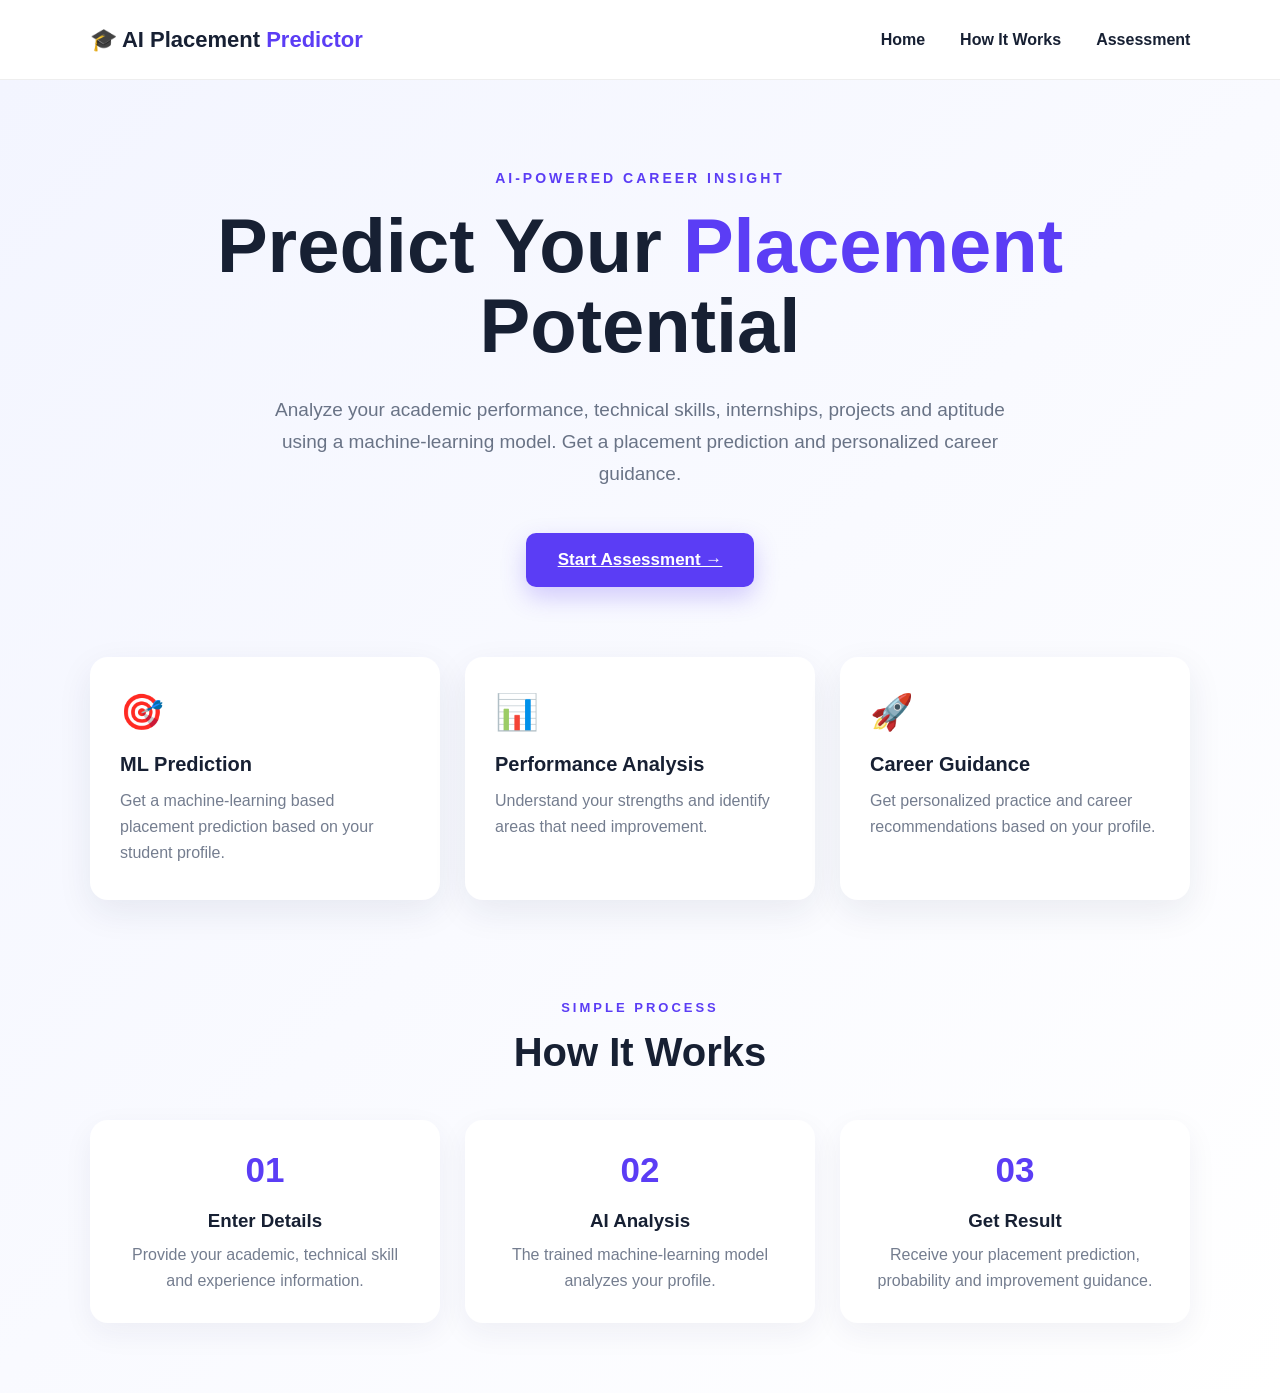
<file: templates/index.html>
<!DOCTYPE html>
<html lang="en">
<head>
    <meta charset="UTF-8">
    <meta name="viewport" content="width=device-width, initial-scale=1.0">

    <title>AI Placement Predictor</title>

    <style>
        * {
            margin: 0;
            padding: 0;
            box-sizing: border-box;
        }

        html {
            scroll-behavior: smooth;
        }

        body {
            font-family: Arial, Helvetica, sans-serif;
            background: #f7f8fc;
            color: #172033;
        }

        /* ================= NAVBAR ================= */

        .navbar {
            height: 80px;
            background: white;
            display: flex;
            align-items: center;
            justify-content: space-between;
            padding: 0 7%;
            border-bottom: 1px solid #eee;
            position: sticky;
            top: 0;
            z-index: 1000;
        }

        .logo {
            font-size: 22px;
            font-weight: 700;
            color: #172033;
        }

        .logo span {
            color: #5b3df5;
        }

        .nav-links {
            display: flex;
            gap: 35px;
        }

        .nav-links a {
            text-decoration: none;
            color: #172033;
            font-weight: 600;
            cursor: pointer;
        }

        .nav-links a:hover {
            color: #5b3df5;
        }

        /* ================= HOME ================= */

        #home {
            min-height: calc(100vh - 80px);
            padding: 90px 7% 70px;
            text-align: center;
            background: linear-gradient(135deg, #f3f5ff, #ffffff);
        }

        .hero-small {
            color: #5b3df5;
            font-size: 14px;
            font-weight: 800;
            letter-spacing: 3px;
            margin-bottom: 20px;
        }

        .hero-title {
            font-size: clamp(45px, 7vw, 76px);
            line-height: 1.05;
            max-width: 900px;
            margin: auto;
            font-weight: 800;
        }

        .hero-title span {
            color: #5b3df5;
        }

        .hero-description {
            max-width: 750px;
            margin: 28px auto;
            font-size: 19px;
            line-height: 1.7;
            color: #697386;
        }

        .start-btn {
            display: inline-block;
            margin-top: 15px;
            padding: 17px 32px;
            border-radius: 10px;
            background: #5b3df5;
            color: white;
            border: none;
            font-size: 17px;
            font-weight: 700;
            cursor: pointer;
            box-shadow: 0 10px 25px rgba(91, 61, 245, 0.25);
            transition: 0.3s;
        }

        .start-btn:hover {
            transform: translateY(-3px);
            background: #4930d4;
        }

        /* ================= FEATURE CARDS ================= */

        .features {
            max-width: 1100px;
            margin: 70px auto 0;
            display: grid;
            grid-template-columns: repeat(3, 1fr);
            gap: 25px;
        }

        .feature-card {
            background: white;
            padding: 35px 30px;
            border-radius: 18px;
            text-align: left;
            box-shadow: 0 12px 35px rgba(30, 40, 80, 0.08);
            transition: 0.3s;
        }

        .feature-card:hover {
            transform: translateY(-6px);
        }

        .feature-icon {
            font-size: 35px;
            margin-bottom: 20px;
        }

        .feature-card h3 {
            font-size: 20px;
            margin-bottom: 12px;
        }

        .feature-card p {
            color: #747d8f;
            line-height: 1.6;
        }

        /* ================= HOW IT WORKS ================= */

        .how-section {
            max-width: 1100px;
            margin: 100px auto 0;
        }

        .section-label {
            color: #5b3df5;
            text-align: center;
            font-weight: 800;
            letter-spacing: 3px;
            font-size: 13px;
        }

        .section-title {
            text-align: center;
            font-size: 40px;
            margin: 15px 0 45px;
        }

        .steps {
            display: grid;
            grid-template-columns: repeat(3, 1fr);
            gap: 25px;
        }

        .step {
            background: white;
            padding: 30px;
            border-radius: 18px;
            box-shadow: 0 10px 30px rgba(30, 40, 80, 0.06);
        }

        .step-number {
            font-size: 35px;
            font-weight: 800;
            color: #5b3df5;
            margin-bottom: 20px;
        }

        .step h3 {
            margin-bottom: 10px;
        }

        .step p {
            color: #747d8f;
            line-height: 1.6;
        }

        /* ================= ASSESSMENT ================= */

        #assessment {
            display: none;
            min-height: 100vh;
            padding: 70px 20px;
            background: #f7f8fc;
        }

        .assessment-container {
            max-width: 850px;
            margin: auto;
            background: white;
            padding: 45px;
            border-radius: 22px;
            box-shadow: 0 15px 45px rgba(30, 40, 80, 0.10);
        }

        .assessment-header {
            text-align: center;
            margin-bottom: 40px;
        }

        .assessment-header h1 {
            font-size: 38px;
            margin-bottom: 12px;
        }

        .assessment-header p {
            color: #747d8f;
            line-height: 1.6;
        }

        .form-group {
            margin-bottom: 28px;
        }

        .form-group > label {
            display: block;
            font-size: 16px;
            font-weight: 700;
            margin-bottom: 9px;
        }

        .form-help {
            display: block;
            color: #7b8494;
            font-size: 13px;
            margin-bottom: 12px;
        }

        input[type="number"],
        input[type="text"] {
            width: 100%;
            padding: 14px 16px;
            border: 1px solid #dfe3eb;
            border-radius: 9px;
            font-size: 15px;
            outline: none;
            transition: 0.2s;
        }

        input[type="number"]:focus,
        input[type="text"]:focus {
            border-color: #5b3df5;
            box-shadow: 0 0 0 3px rgba(91, 61, 245, 0.08);
        }

        /* ================= SKILLS ================= */

        .skills-container {
            display: grid;
            grid-template-columns: repeat(3, 1fr);
            gap: 12px;
            margin-bottom: 15px;
        }

        .skill-option {
            display: flex;
            align-items: center;
            gap: 9px;
            padding: 13px 14px;
            border: 1px solid #e0e3eb;
            border-radius: 9px;
            cursor: pointer;
            background: #fafbff;
            font-size: 14px;
            transition: 0.2s;
        }

        .skill-option:hover {
            border-color: #5b3df5;
            background: #f4f1ff;
        }

        .skill-option input {
            width: 17px;
            height: 17px;
            accent-color: #5b3df5;
            cursor: pointer;
        }

        .custom-skills {
            margin-top: 10px;
        }

        .submit-btn {
            width: 100%;
            padding: 16px;
            border: none;
            border-radius: 10px;
            background: #5b3df5;
            color: white;
            font-size: 17px;
            font-weight: 700;
            cursor: pointer;
            margin-top: 10px;
            transition: 0.3s;
        }

        .submit-btn:hover {
            background: #4930d4;
            transform: translateY(-2px);
        }

        .back-btn {
            display: block;
            text-align: center;
            margin-top: 20px;
            color: #5b3df5;
            font-weight: 600;
            cursor: pointer;
        }

        /* ================= FOOTER ================= */

        footer {
            text-align: center;
            padding: 35px;
            background: white;
            color: #7b8494;
            border-top: 1px solid #eee;
        }

        /* ================= MOBILE ================= */

        @media (max-width: 800px) {

            .navbar {
                padding: 0 5%;
            }

            .nav-links {
                gap: 15px;
                font-size: 13px;
            }

            #home {
                padding: 65px 5%;
            }

            .features,
            .steps {
                grid-template-columns: 1fr;
            }

            .skills-container {
                grid-template-columns: repeat(2, 1fr);
            }

            .assessment-container {
                padding: 28px 20px;
            }

            .assessment-header h1 {
                font-size: 30px;
            }
        }

        @media (max-width: 500px) {

            .logo {
                font-size: 17px;
            }

            .nav-links {
                display: none;
            }

            .hero-description {
                font-size: 16px;
            }

            .skills-container {
                grid-template-columns: 1fr;
            }
        }
    </style>
</head>

<body>

<!-- =====================================================
     NAVIGATION BAR
===================================================== -->

<nav class="navbar">

    <div class="logo">
        🎓 AI Placement <span>Predictor</span>
    </div>

    <div class="nav-links">
        <a onclick="showHome()">Home</a>
        <a onclick="showHowItWorks()">How It Works</a>
        <a onclick="startAssessment()">Assessment</a>
    </div>

</nav>


<!-- =====================================================
     HOME / LANDING PAGE
===================================================== -->

<section id="home">

    <div class="hero-small">
        AI-POWERED CAREER INSIGHT
    </div>

    <h1 class="hero-title">
        Predict Your <span>Placement</span> Potential
    </h1>

    <p class="hero-description">
        Analyze your academic performance, technical skills,
        internships, projects and aptitude using a machine-learning
        model. Get a placement prediction and personalized career guidance.
    </p>

    <a href="/assessment" class="start-btn">
    Start Assessment →
</a>


    <!-- FEATURES -->

    <div class="features">

        <div class="feature-card">

            <div class="feature-icon">
                🎯
            </div>

            <h3>
                ML Prediction
            </h3>

            <p>
                Get a machine-learning based placement prediction
                based on your student profile.
            </p>

        </div>


        <div class="feature-card">

            <div class="feature-icon">
                📊
            </div>

            <h3>
                Performance Analysis
            </h3>

            <p>
                Understand your strengths and identify areas
                that need improvement.
            </p>

        </div>


        <div class="feature-card">

            <div class="feature-icon">
                🚀
            </div>

            <h3>
                Career Guidance
            </h3>

            <p>
                Get personalized practice and career recommendations
                based on your profile.
            </p>

        </div>

    </div>


    <!-- HOW IT WORKS -->

    <div class="how-section" id="how">

        <div class="section-label">
            SIMPLE PROCESS
        </div>

        <h2 class="section-title">
            How It Works
        </h2>

        <div class="steps">

            <div class="step">

                <div class="step-number">
                    01
                </div>

                <h3>
                    Enter Details
                </h3>

                <p>
                    Provide your academic, technical skill
                    and experience information.
                </p>

            </div>


            <div class="step">

                <div class="step-number">
                    02
                </div>

                <h3>
                    AI Analysis
                </h3>

                <p>
                    The trained machine-learning model analyzes
                    your profile.
                </p>

            </div>


            <div class="step">

                <div class="step-number">
                    03
                </div>

                <h3>
                    Get Result
                </h3>

                <p>
                    Receive your placement prediction,
                    probability and improvement guidance.
                </p>

            </div>

        </div>

    </div>

</section>


<!-- =====================================================
     STUDENT ASSESSMENT PAGE
===================================================== -->

<section id="assessment">

    <div class="assessment-container">

        <div class="assessment-header">

            <div class="section-label">
                STUDENT ASSESSMENT
            </div>

            <h1>
                Tell Us About Yourself
            </h1>

            <p>
                Enter your academic performance, experience,
                aptitude and technical skills.
            </p>

        </div>


        <!-- IMPORTANT:
             Form sends data to /predict
        -->

        <form action="/predict" method="POST">


            <!-- ================= CGPA ================= -->

            <div class="form-group">

                <label for="cgpa">
                    CGPA
                </label>

                <span class="form-help">
                    Enter your CGPA out of 10
                </span>

                <input
                    type="number"
                    id="cgpa"
                    name="cgpa"
                    min="0"
                    max="10"
                    step="0.01"
                    placeholder="Example: 7.8"
                    required
                >

            </div>


            <!-- ================= INTERNSHIPS ================= -->

            <div class="form-group">

                <label for="internships">
                    Number of Internships
                </label>

                <span class="form-help">
                    Enter the number of internships you have completed
                </span>

                <input
                    type="number"
                    id="internships"
                    name="internships"
                    min="0"
                    max="20"
                    placeholder="Example: 2"
                    required
                >

            </div>


            <!-- ================= PROJECTS ================= -->

            <div class="form-group">

                <label for="projects">
                    Number of Projects
                </label>

                <span class="form-help">
                    Enter the number of academic or personal projects
                </span>

                <input
                    type="number"
                    id="projects"
                    name="projects"
                    min="0"
                    max="50"
                    placeholder="Example: 3"
                    required
                >

            </div>


            <!-- ================= APTITUDE ================= -->

            <div class="form-group">

                <label for="aptitude_score">
                    Aptitude Score
                </label>

                <span class="form-help">
                    Enter your aptitude score from 0 to 100
                </span>

                <input
                    type="number"
                    id="aptitude_score"
                    name="aptitude_score"
                    min="0"
                    max="100"
                    step="0.1"
                    placeholder="Example: 75"
                    required
                >

            </div>


            <!-- =================================================
                 YOUR TECHNICAL SKILLS
            ================================================== -->

            <div class="form-group">

                <label>
                    Your Technical Skills
                </label>

                <span class="form-help">
                    Select all the technical skills you have.
                    You can select multiple skills.
                </span>


                <div class="skills-container">

                    <label class="skill-option">
                        <input
                            type="checkbox"
                            name="technical_skills"
                            value="Python"
                        >
                        Python
                    </label>


                    <label class="skill-option">
                        <input
                            type="checkbox"
                            name="technical_skills"
                            value="Java"
                        >
                        Java
                    </label>


                    <label class="skill-option">
                        <input
                            type="checkbox"
                            name="technical_skills"
                            value="C"
                        >
                        C
                    </label>


                    <label class="skill-option">
                        <input
                            type="checkbox"
                            name="technical_skills"
                            value="C++"
                        >
                        C++
                    </label>


                    <label class="skill-option">
                        <input
                            type="checkbox"
                            name="technical_skills"
                            value="HTML"
                        >
                        HTML
                    </label>


                    <label class="skill-option">
                        <input
                            type="checkbox"
                            name="technical_skills"
                            value="CSS"
                        >
                        CSS
                    </label>


                    <label class="skill-option">
                        <input
                            type="checkbox"
                            name="technical_skills"
                            value="JavaScript"
                        >
                        JavaScript
                    </label>


                    <label class="skill-option">
                        <input
                            type="checkbox"
                            name="technical_skills"
                            value="SQL"
                        >
                        SQL
                    </label>


                    <label class="skill-option">
                        <input
                            type="checkbox"
                            name="technical_skills"
                            value="React"
                        >
                        React
                    </label>


                    <
</file>
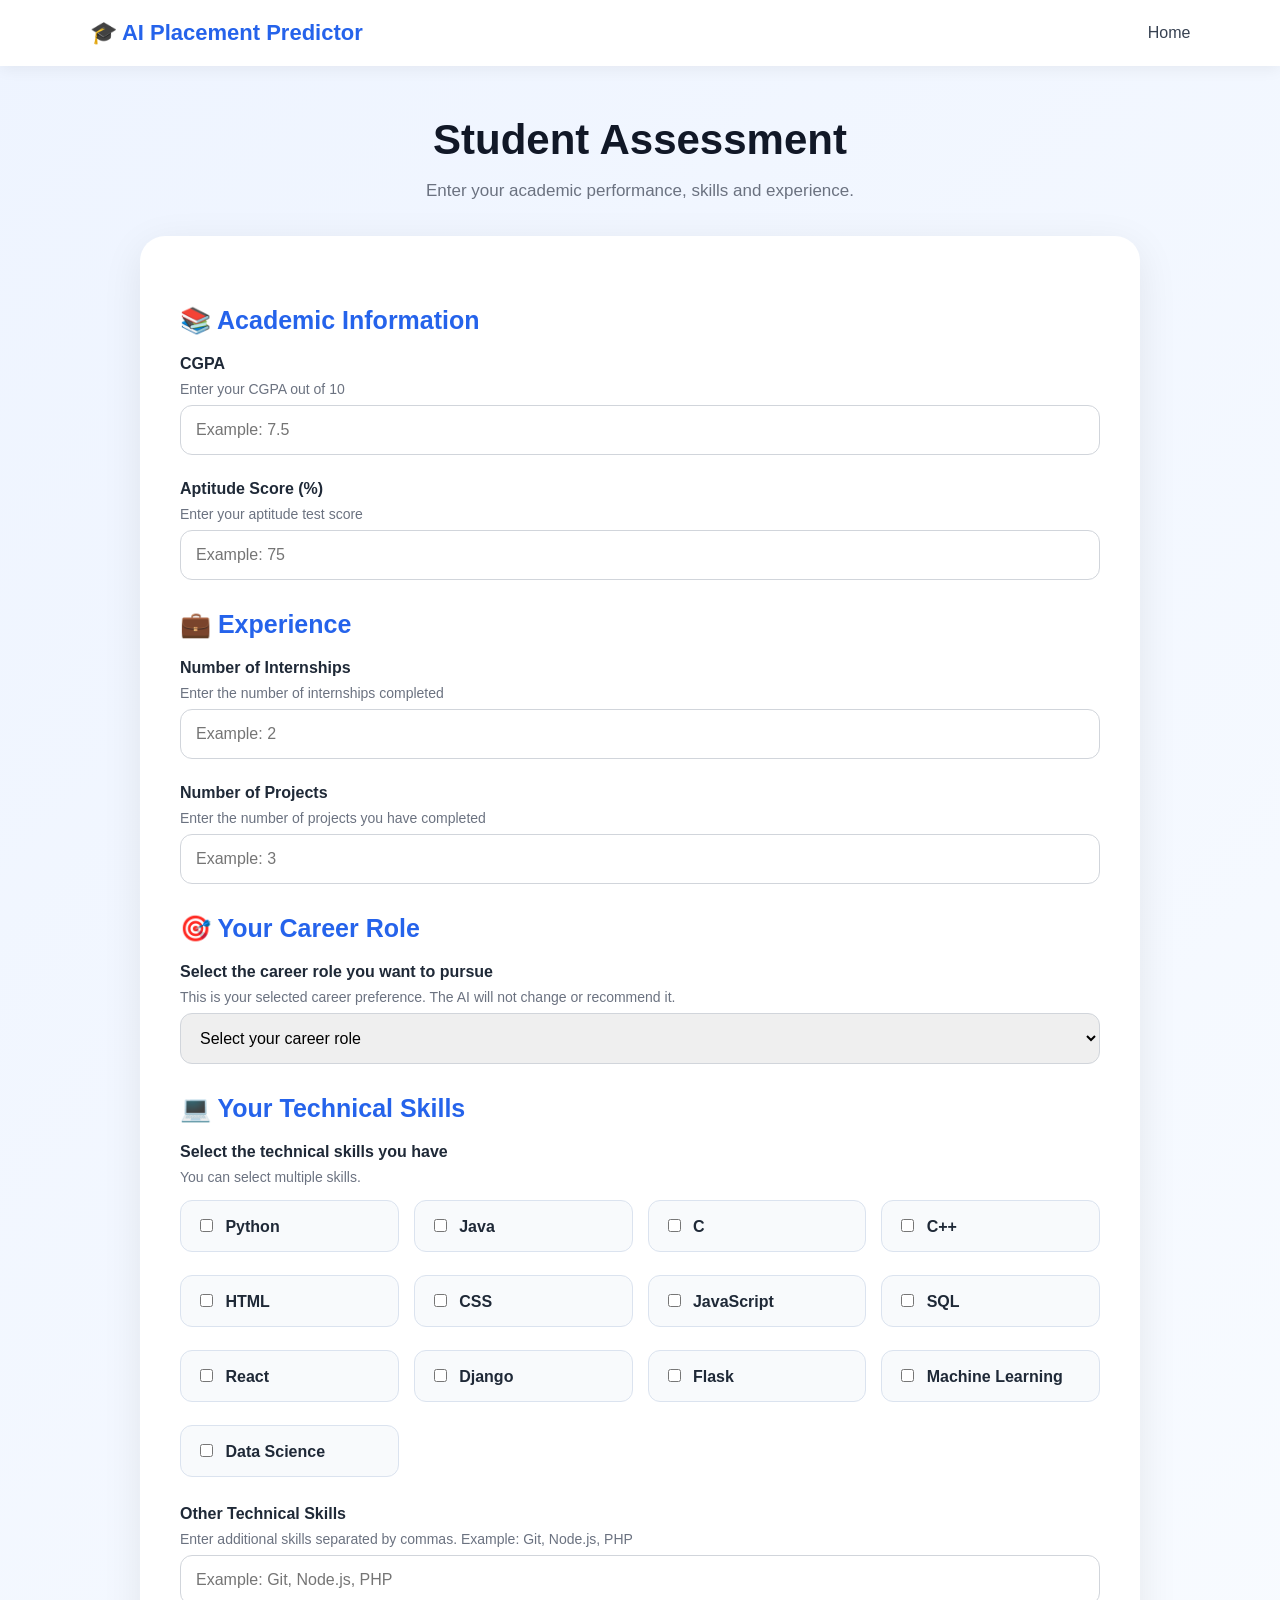
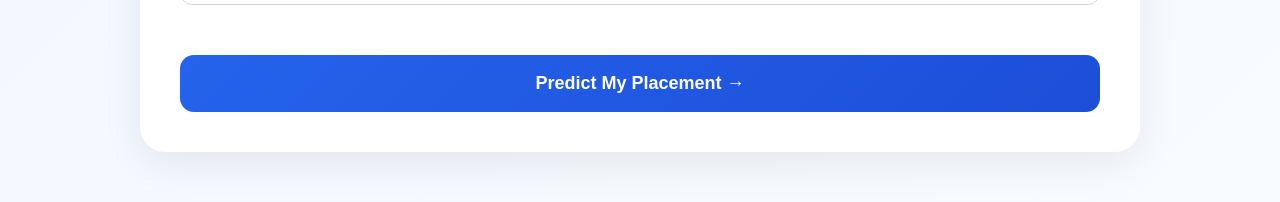
<file: templates/assessment.html>
<!DOCTYPE html>
<html lang="en">

<head>

    <meta charset="UTF-8">

    <meta name="viewport"
          content="width=device-width, initial-scale=1.0">

    <title>Student Assessment - AI Placement Predictor</title>

    <style>

        * {
            box-sizing: border-box;
        }

        body {
            margin: 0;
            font-family: Arial, Helvetica, sans-serif;
            background: linear-gradient(
                135deg,
                #eef4ff,
                #f8fbff
            );
            color: #1f2937;
        }

        .navbar {
            background: white;
            padding: 20px 7%;
            display: flex;
            justify-content: space-between;
            align-items: center;
            box-shadow: 0 3px 15px rgba(0,0,0,0.06);
        }

        .logo {
            font-size: 22px;
            font-weight: bold;
            color: #2563eb;
        }

        .nav-links a {
            text-decoration: none;
            color: #374151;
            margin-left: 30px;
            font-weight: 500;
        }

        .container {
            width: 90%;
            max-width: 1000px;
            margin: 50px auto;
        }

        .header {
            text-align: center;
            margin-bottom: 35px;
        }

        .header h1 {
            font-size: 42px;
            margin-bottom: 10px;
            color: #111827;
        }

        .header p {
            color: #6b7280;
            font-size: 17px;
        }

        .form-card {
            background: white;
            padding: 40px;
            border-radius: 25px;
            box-shadow: 0 10px 40px rgba(0,0,0,0.08);
        }

        .section-title {
            font-size: 25px;
            color: #2563eb;
            margin-top: 30px;
            margin-bottom: 20px;
        }

        .form-group {
            margin-bottom: 25px;
        }

        label {
            display: block;
            font-weight: bold;
            margin-bottom: 8px;
            font-size: 16px;
        }

        .hint {
            color: #6b7280;
            font-size: 14px;
            margin-bottom: 8px;
        }

        input,
        select {
            width: 100%;
            padding: 15px;
            border: 1px solid #d1d5db;
            border-radius: 12px;
            font-size: 16px;
            outline: none;
        }

        input:focus,
        select:focus {
            border-color: #2563eb;
            box-shadow: 0 0 0 3px rgba(37,99,235,0.1);
        }

        .skills-grid {
            display: grid;
            grid-template-columns: repeat(
                auto-fit,
                minmax(180px, 1fr)
            );

            gap: 15px;
            margin-top: 15px;
        }

        .skill-box {
            border: 1px solid #dbe3ef;
            border-radius: 12px;
            padding: 15px;
            background: #f8fafc;
            cursor: pointer;
            transition: 0.2s;
        }

        .skill-box:hover {
            border-color: #2563eb;
            background: #eff6ff;
        }

        .skill-box input {
            width: auto;
            margin-right: 8px;
        }

        .custom-skills {
            margin-top: 20px;
        }

        .submit-btn {
            width: 100%;
            padding: 18px;
            margin-top: 25px;
            border: none;
            border-radius: 14px;
            background: linear-gradient(
                135deg,
                #2563eb,
                #1d4ed8
            );
            color: white;
            font-size: 18px;
            font-weight: bold;
            cursor: pointer;
        }

        .submit-btn:hover {
            opacity: 0.92;
        }

        @media(max-width:600px) {

            .form-card {
                padding: 25px;
            }

            .header h1 {
                font-size: 32px;
            }

            .nav-links {
                display: none;
            }

        }

    </style>

</head>


<body>


    <!-- NAVBAR -->

    <nav class="navbar">

        <div class="logo">
            🎓 AI Placement Predictor
        </div>

        <div class="nav-links">

            <a href="/">
                Home
            </a>

        </div>

    </nav>


    <!-- MAIN -->

    <div class="container">


        <div class="header">

            <h1>
                Student Assessment
            </h1>

            <p>
                Enter your academic performance,
                skills and experience.
            </p>

        </div>


        <!-- IMPORTANT:
             Everything is inside this form -->

        <form
            action="/predict"
            method="POST"
            class="form-card"
        >


            <!-- =========================================
                 ACADEMIC INFORMATION
                 ========================================= -->

            <h2 class="section-title">
                📚 Academic Information
            </h2>


            <!-- CGPA -->

            <div class="form-group">

                <label for="cgpa">
                    CGPA
                </label>

                <div class="hint">
                    Enter your CGPA out of 10
                </div>

                <input
                    type="number"
                    id="cgpa"
                    name="cgpa"
                    min="0"
                    max="10"
                    step="0.01"
                    placeholder="Example: 7.5"
                    required
                >

            </div>


            <!-- APTITUDE -->

            <div class="form-group">

                <label for="aptitude_score">
                    Aptitude Score (%)
                </label>

                <div class="hint">
                    Enter your aptitude test score
                </div>

                <input
                    type="number"
                    id="aptitude_score"
                    name="aptitude_score"
                    min="0"
                    max="100"
                    step="0.1"
                    placeholder="Example: 75"
                    required
                >

            </div>


            <!-- =========================================
                 EXPERIENCE
                 ========================================= -->

            <h2 class="section-title">
                💼 Experience
            </h2>


            <!-- INTERNSHIPS -->

            <div class="form-group">

                <label for="internships">
                    Number of Internships
                </label>

                <div class="hint">
                    Enter the number of internships completed
                </div>

                <input
                    type="number"
                    id="internships"
                    name="internships"
                    min="0"
                    max="20"
                    placeholder="Example: 2"
                    required
                >

            </div>


            <!-- PROJECTS -->

            <div class="form-group">

                <label for="projects">
                    Number of Projects
                </label>

                <div class="hint">
                    Enter the number of projects you have completed
                </div>

                <input
                    type="number"
                    id="projects"
                    name="projects"
                    min="0"
                    max="50"
                    placeholder="Example: 3"
                    required
                >

            </div>


            <!-- =========================================
                 CAREER ROLE
                 ========================================= -->

            <h2 class="section-title">
                🎯 Your Career Role
            </h2>


            <div class="form-group">

                <label for="career_role">
                    Select the career role you want to pursue
                </label>

                <div class="hint">
                    This is your selected career preference.
                    The AI will not change or recommend it.
                </div>

                <select
                    id="career_role"
                    name="career_role"
                    required
                >

                    <option value="">
                        Select your career role
                    </option>

                    <option value="Software Developer">
                        Software Developer
                    </option>

                    <option value="Data Scientist">
                        Data Scientist
                    </option>

                    <option value="Machine Learning Engineer">
                        Machine Learning Engineer
                    </option>

                    <option value="AI Engineer">
                        AI Engineer
                    </option>

                    <option value="Web Developer">
                        Web Developer
                    </option>

                </select>

            </div>


            <!-- =========================================
                 TECHNICAL SKILLS
                 ========================================= -->

            <h2 class="section-title">
                💻 Your Technical Skills
            </h2>


            <div class="form-group">

                <label>
                    Select the technical skills you have
                </label>

                <div class="hint">
                    You can select multiple skills.
                </div>


                <div class="skills-grid">


                    <label class="skill-box">

                        <input
                            type="checkbox"
                            name="technical_skills"
                            value="Python"
                        >

                        Python

                    </label>


                    <label class="skill-box">

                        <input
                            type="checkbox"
                            name="technical_skills"
                            value="Java"
                        >

                        Java

                    </label>


                    <label class="skill-box">

                        <input
                            type="checkbox"
                            name="technical_skills"
                            value="C"
                        >

                        C

                    </label>


                    <label class="skill-box">

                        <input
                            type="checkbox"
                            name="technical_skills"
                            value="C++"
                        >

                        C++

                    </label>


                    <label class="skill-box">

                        <input
                            type="checkbox"
                            name="technical_skills"
                            value="HTML"
                        >

                        HTML

                    </label>


                    <label class="skill-box">

                        <input
                            type="checkbox"
                            name="technical_skills"
                            value="CSS"
                        >

                        CSS

                    </label>


                    <label class="skill-box">

                        <input
                            type="checkbox"
                            name="technical_skills"
                            value="JavaScript"
                        >

                        JavaScript

                    </label>


                    <label class="skill-box">

                        <input
                            type="checkbox"
                            name="technical_skills"
                            value="SQL"
                        >

                        SQL

                    </label>


                    <label class="skill-box">

                        <input
                            type="checkbox"
                            name="technical_skills"
                            value="React"
                        >

                        React

                    </label>


                    <label class="skill-box">

                        <input
                            type="checkbox"
                            name="technical_skills"
                            value="Django"
                        >

                        Django

                    </label>


                    <label class="skill-box">

                        <input
                            type="checkbox"
                            name="technical_skills"
                            value="Flask"
                        >

                        Flask

                    </label>


                    <label class="skill-box">

                        <input
                            type="checkbox"
                            name="technical_skills"
                            value="Machine Learning"
                        >

                        Machine Learning

                    </label>


                    <label class="skill-box">

                        <input
                            type="checkbox"
                            name="technical_skills"
                            value="Data Science"
                        >

                        Data Science

                    </label>


                </div>


                <!-- CUSTOM SKILLS -->

                <div class="custom-skills">

                    <label for="custom_skills">
                        Other Technical Skills
                    </label>

                    <div class="hint">
                        Enter additional skills separated by commas.
                        Example: Git, Node.js, PHP
                    </div>

                    <input
                        type="text"
                        id="custom_skills"
                        name="custom_skills"
                        placeholder="Example: Git, Node.js, PHP"
                    >

                </div>

            </div>


            <!-- =========================================
                 SUBMIT
                 ========================================= -->

            <button
                type="submit"
                class="submit-btn"
            >

                Predict My Placement →

            </button>


        </form>

    </div>


</body>

</html>
</file>
